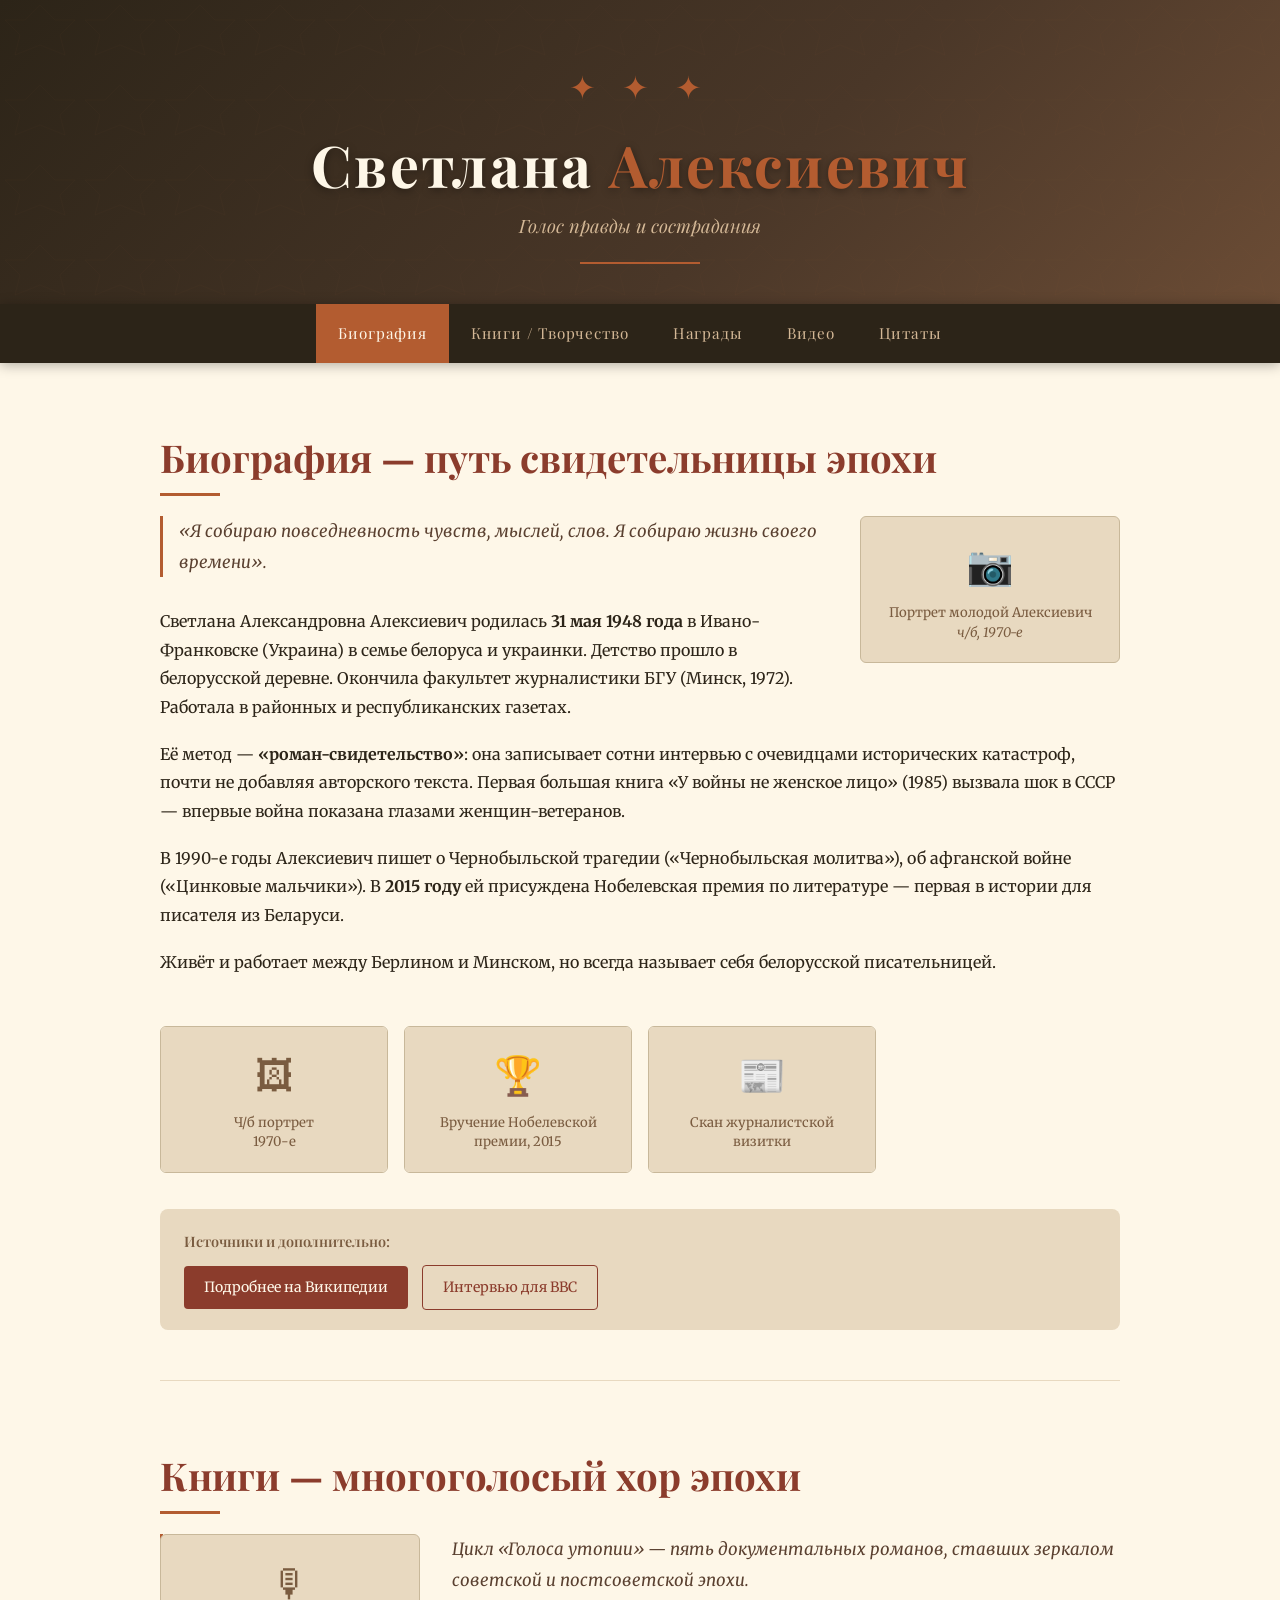
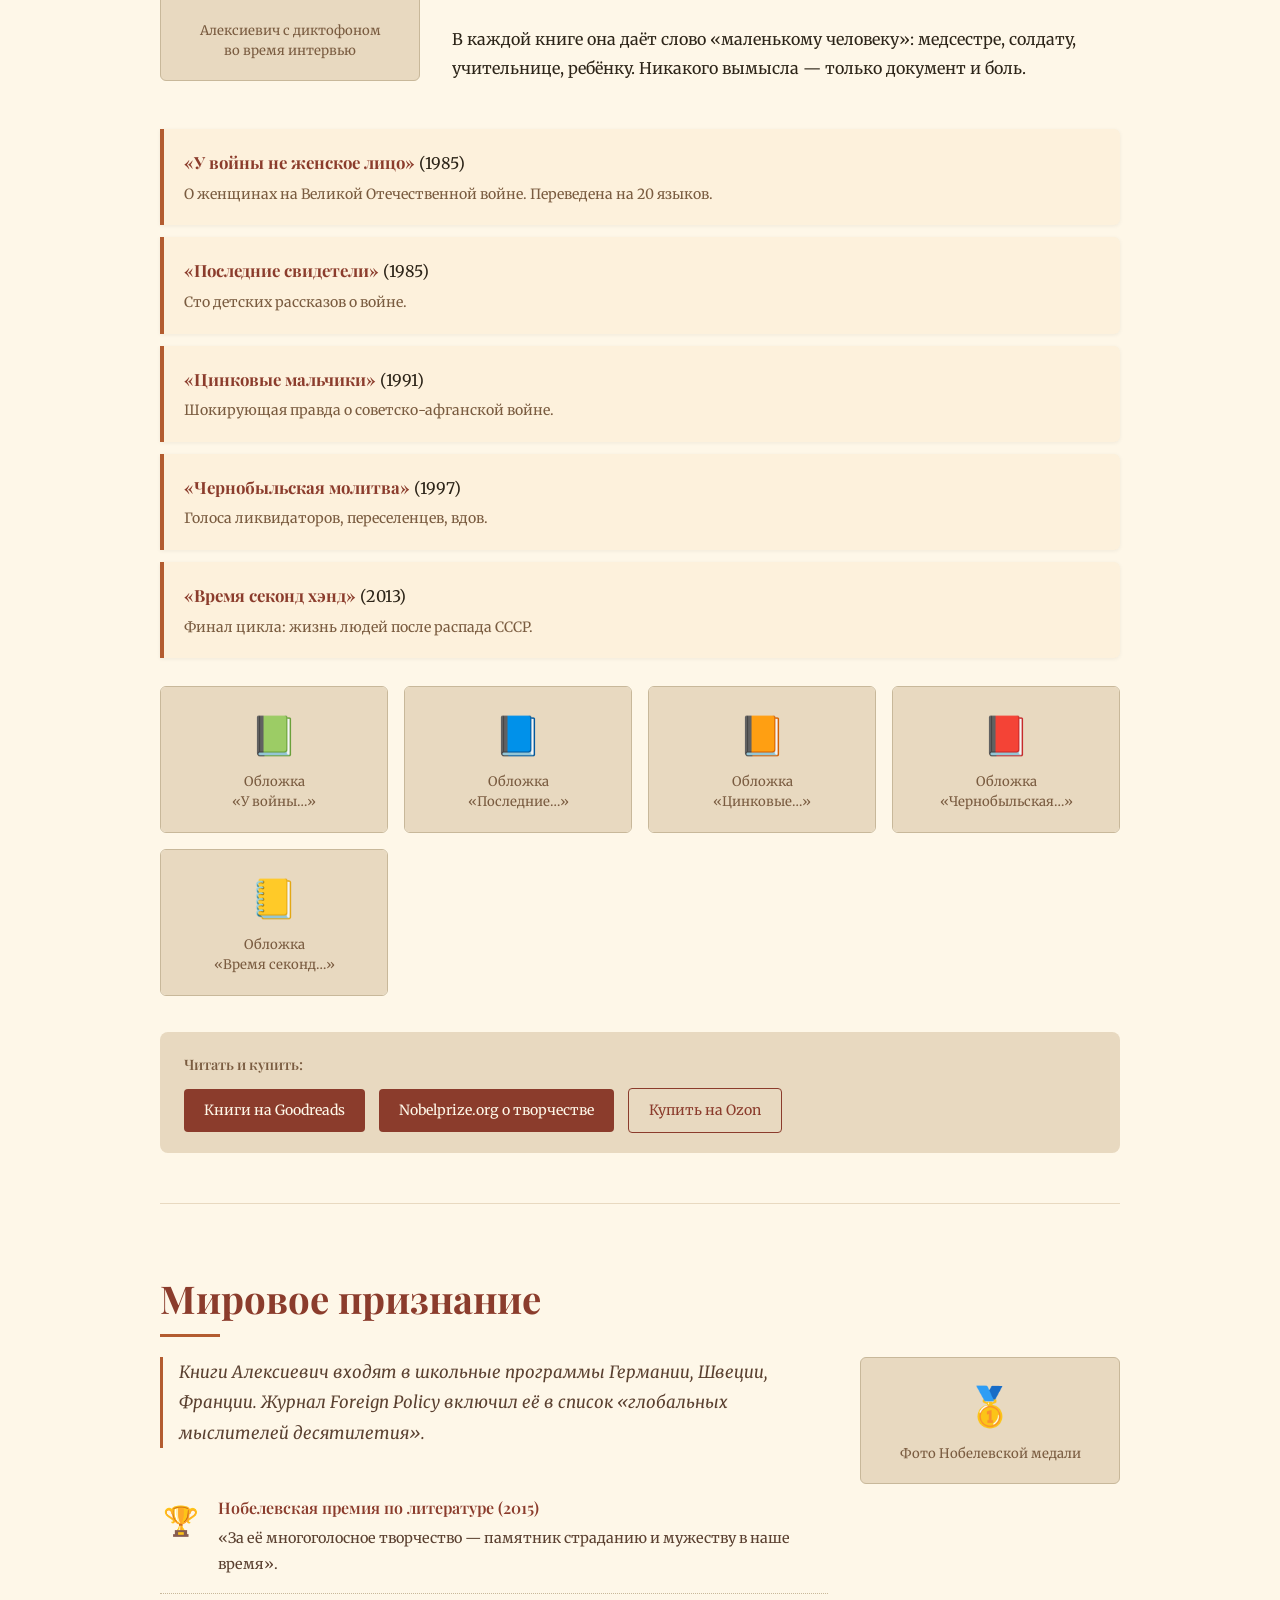
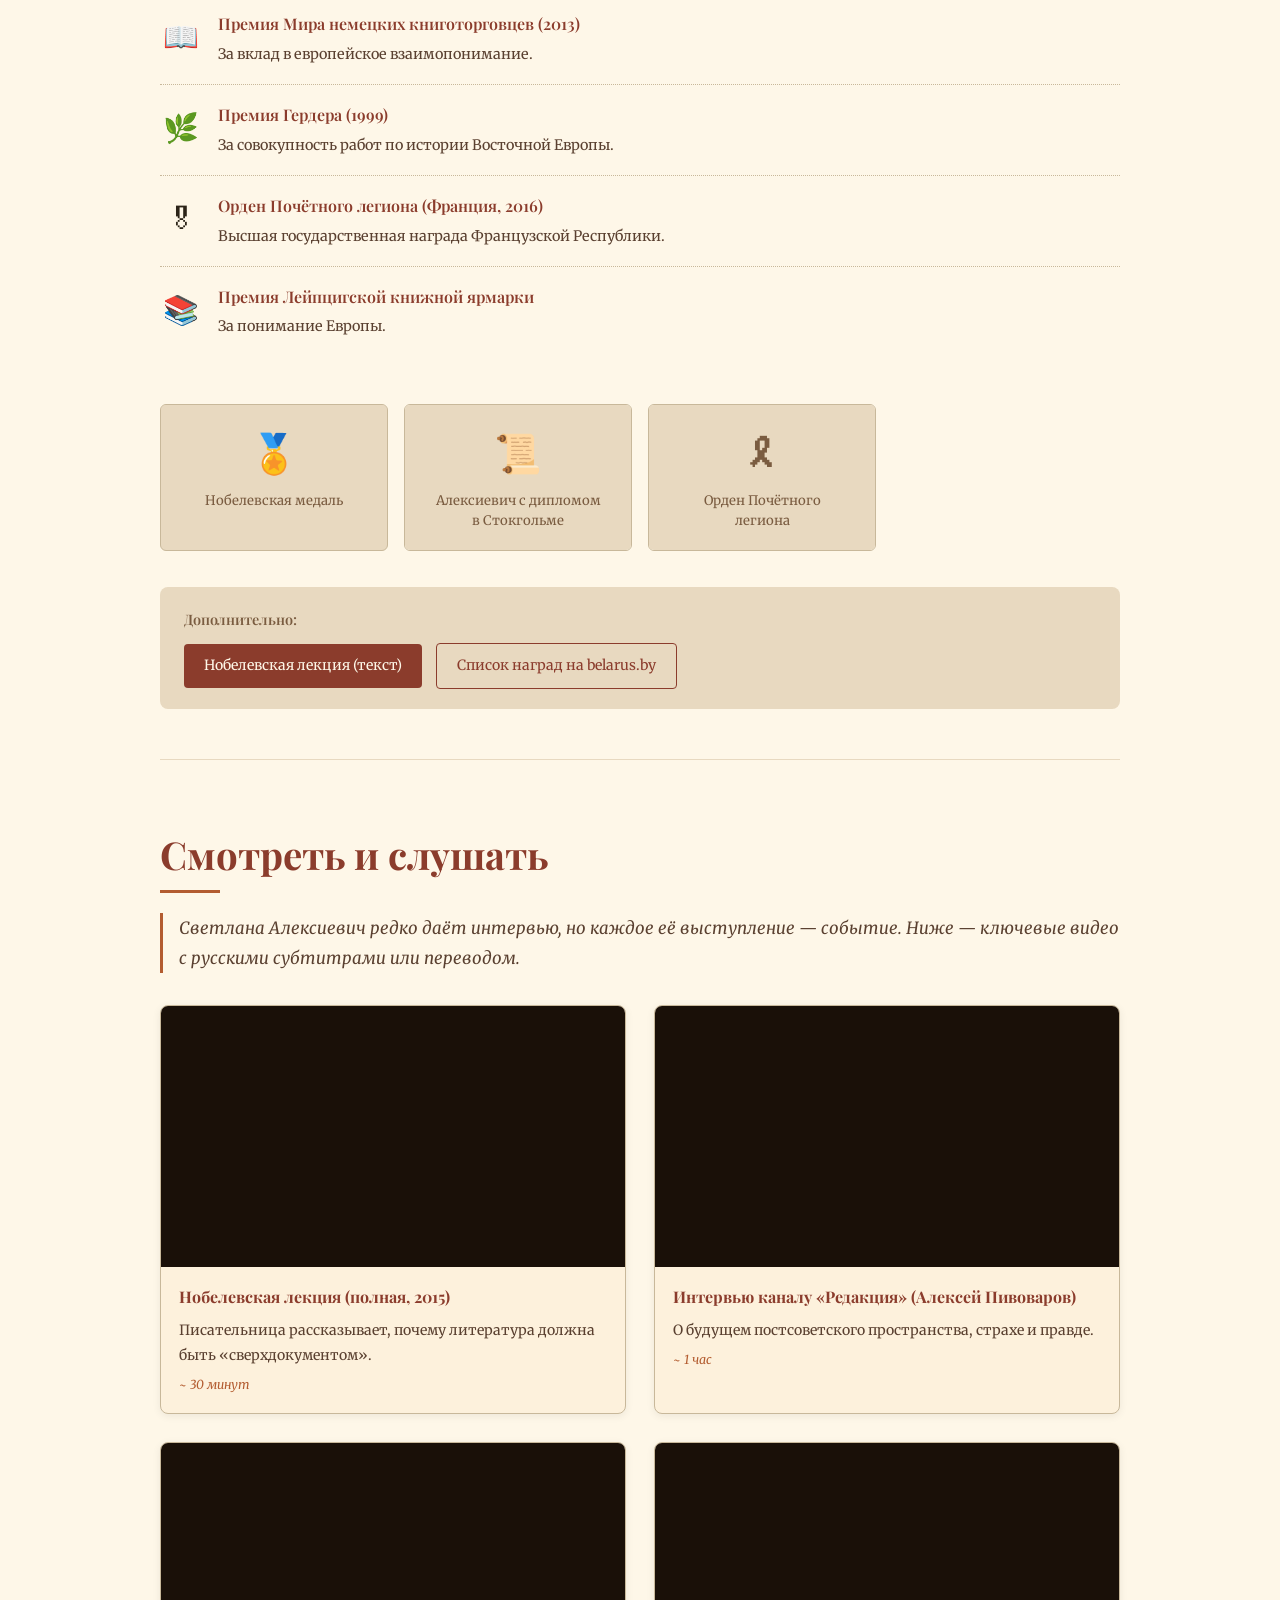
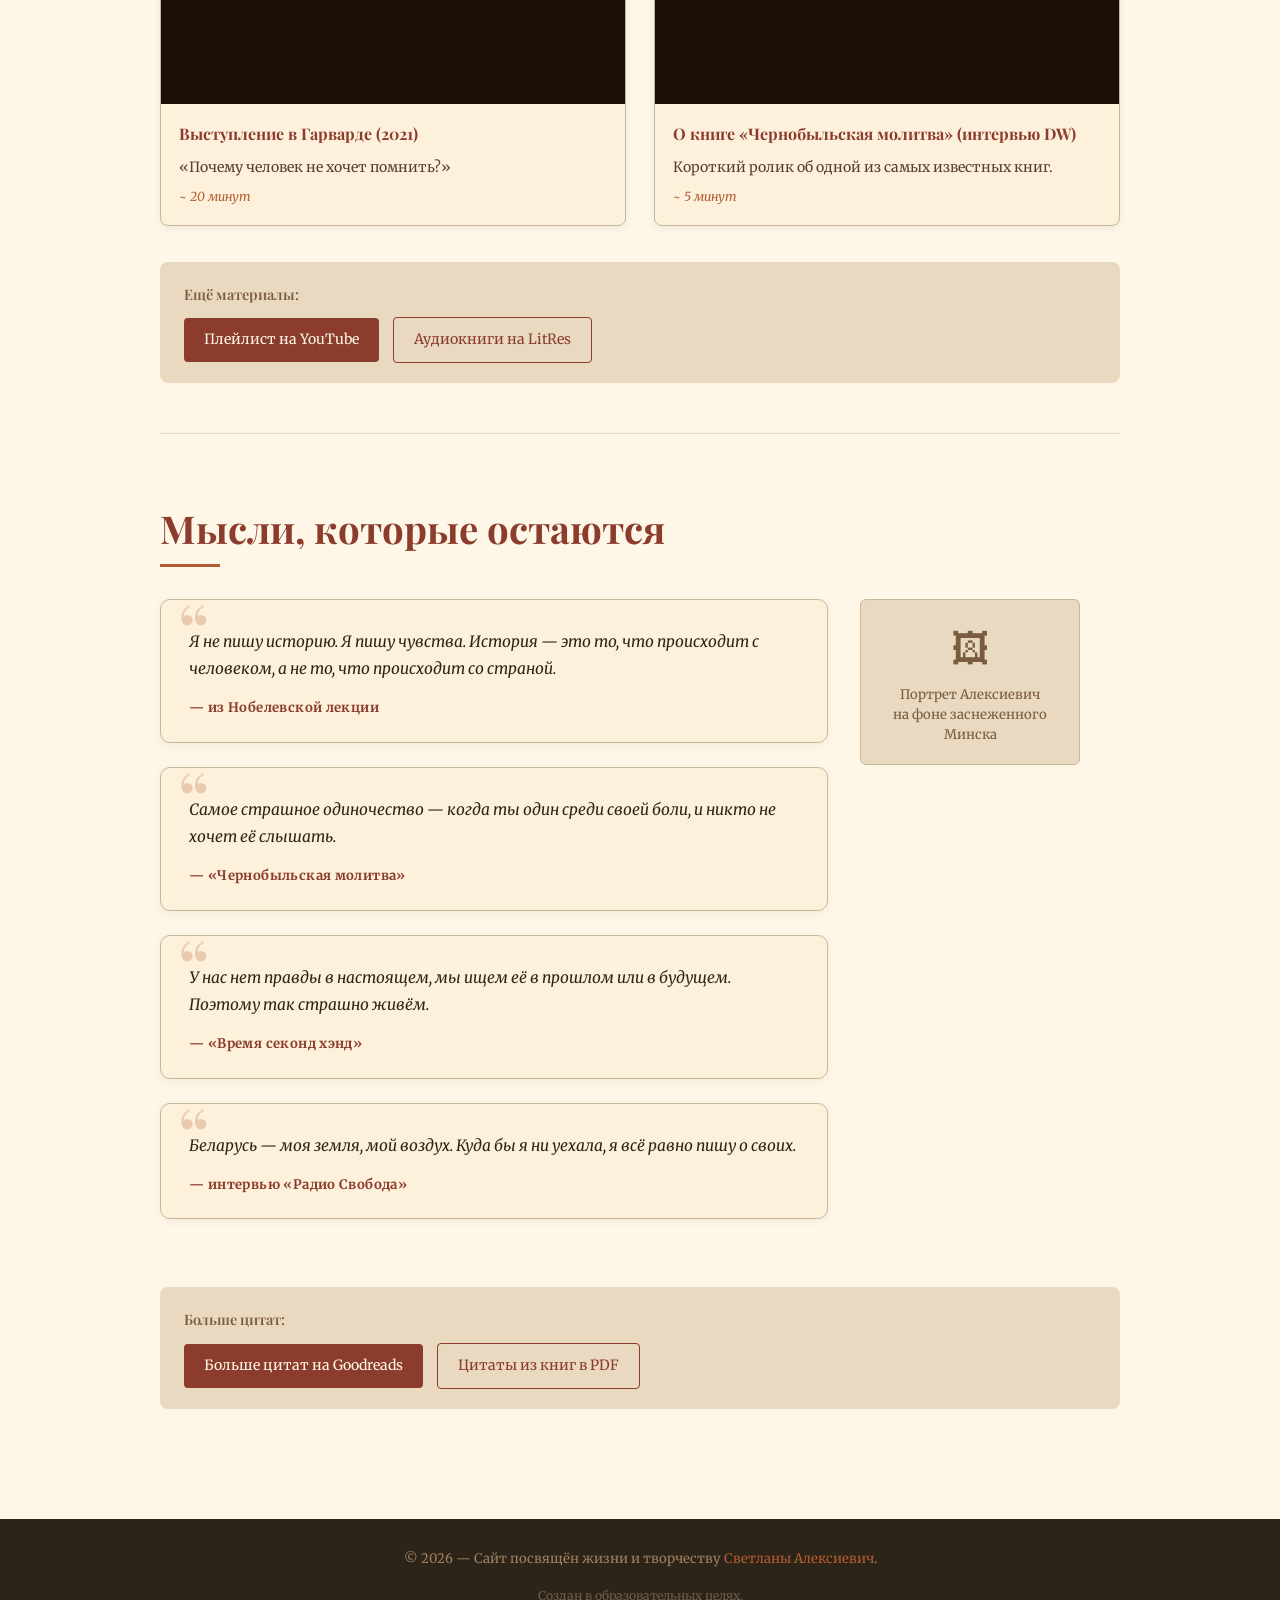
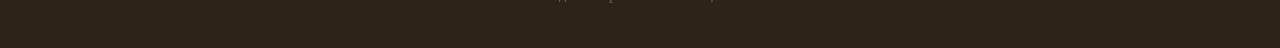
<file: alexievich.html>
<!DOCTYPE html>
<html lang="ru">
<head>
  <meta charset="UTF-8">
  <meta name="viewport" content="width=device-width, initial-scale=1.0">
  <title>Светлана Алексиевич — Голос правды и сострадания</title>
  <link href="https://fonts.googleapis.com/css2?family=Playfair+Display:ital,wght@0,400;0,600;0,700;1,400&family=Merriweather:ital,wght@0,300;0,400;0,700;1,300&display=swap" rel="stylesheet">
  <style>
    *, *::before, *::after { box-sizing: border-box; margin: 0; padding: 0; }

    :root {
      --bg:       #fef7e8;
      --text:     #2c2418;
      --accent:   #b35c30;
      --accent2:  #8b3c2c;
      --soft:     #e8d9c0;
      --card-bg:  #fdf1dc;
    }

    html { scroll-behavior: smooth; }

    body {
      background: var(--bg);
      color: var(--text);
      font-family: 'Merriweather', Georgia, serif;
      font-size: 16px;
      line-height: 1.8;
    }

    /* ── HEADER ── */
    header {
      background: linear-gradient(135deg, #2c2418 0%, #4a3728 60%, #6b4c35 100%);
      color: var(--bg);
      text-align: center;
      padding: 60px 20px 40px;
      position: relative;
      overflow: hidden;
    }
    header::before {
      content: '';
      position: absolute;
      inset: 0;
      background: url("data:image/svg+xml,%3Csvg xmlns='http://www.w3.org/2000/svg' width='80' height='80'%3E%3Cpath d='M40 5 L55 20 L75 20 L60 35 L65 55 L40 45 L15 55 L20 35 L5 20 L25 20 Z' fill='none' stroke='%23b35c30' stroke-width='0.5' opacity='0.15'/%3E%3C/svg%3E") repeat;
      opacity: 0.4;
    }
    .ornament {
      font-size: 2rem;
      color: var(--accent);
      letter-spacing: 0.3em;
      margin-bottom: 12px;
      position: relative;
    }
    header h1 {
      font-family: 'Playfair Display', serif;
      font-size: clamp(2rem, 5vw, 3.6rem);
      font-weight: 700;
      letter-spacing: 0.04em;
      line-height: 1.2;
      position: relative;
      text-shadow: 0 2px 8px rgba(0,0,0,0.4);
    }
    header h1 span { color: var(--accent); }
    .subtitle {
      font-family: 'Playfair Display', serif;
      font-style: italic;
      font-size: 1.15rem;
      color: #d4b896;
      margin-top: 10px;
      position: relative;
    }
    .header-line {
      width: 120px;
      height: 2px;
      background: var(--accent);
      margin: 18px auto 0;
      position: relative;
    }

    /* ── NAV ── */
    nav {
      background: var(--text);
      position: sticky;
      top: 0;
      z-index: 100;
      box-shadow: 0 2px 12px rgba(0,0,0,0.3);
    }
    nav ul {
      display: flex;
      justify-content: center;
      flex-wrap: wrap;
      list-style: none;
      max-width: 1000px;
      margin: 0 auto;
    }
    nav ul li a {
      display: block;
      padding: 16px 22px;
      color: #d4b896;
      text-decoration: none;
      font-family: 'Playfair Display', serif;
      font-size: 0.95rem;
      letter-spacing: 0.06em;
      transition: color 0.2s, background 0.2s;
    }
    nav ul li a:hover, nav ul li a.active {
      color: var(--bg);
      background: var(--accent);
    }

    /* ── MAIN ── */
    main { max-width: 1000px; margin: 0 auto; padding: 0 20px 60px; }

    /* ── SECTION ── */
    section {
      padding: 70px 0 50px;
      border-bottom: 1px solid var(--soft);
    }
    section:last-child { border-bottom: none; }

    .section-title {
      font-family: 'Playfair Display', serif;
      font-size: clamp(1.6rem, 3vw, 2.4rem);
      font-weight: 700;
      color: var(--accent2);
      margin-bottom: 8px;
      line-height: 1.25;
    }
    .section-title::after {
      content: '';
      display: block;
      width: 60px;
      height: 3px;
      background: var(--accent);
      margin-top: 12px;
    }

    .lead {
      font-style: italic;
      color: #5a4030;
      margin: 20px 0 30px;
      font-size: 1.05rem;
      border-left: 3px solid var(--accent);
      padding-left: 16px;
    }

    p { margin-bottom: 1.1em; }

    /* ── IMAGE FLOAT ── */
    .img-float-right {
      float: right;
      margin: 0 0 24px 32px;
      max-width: 260px;
      width: 100%;
    }
    .img-float-left {
      float: left;
      margin: 0 32px 24px 0;
      max-width: 260px;
      width: 100%;
    }
    .img-placeholder {
      background: var(--soft);
      border: 1px solid #c8b89a;
      border-radius: 6px;
      padding: 20px;
      text-align: center;
      font-size: 0.82rem;
      color: #7a5c40;
      line-height: 1.5;
    }
    .img-placeholder .icon { font-size: 2.4rem; display: block; margin-bottom: 8px; }
    .clearfix::after { content: ''; display: table; clear: both; }

    /* ── GALLERY ── */
    .gallery {
      display: grid;
      grid-template-columns: repeat(auto-fill, minmax(180px, 1fr));
      gap: 16px;
      margin: 28px 0;
    }
    .gallery-item {
      background: var(--soft);
      border-radius: 6px;
      overflow: hidden;
      border: 1px solid #c8b89a;
    }
    .gallery-item .img-placeholder { border-radius: 0; border: none; }

    /* ── BOOK LIST ── */
    .book-list { list-style: none; margin: 24px 0; }
    .book-list li {
      padding: 18px 20px;
      margin-bottom: 12px;
      background: var(--card-bg);
      border-left: 4px solid var(--accent);
      border-radius: 0 6px 6px 0;
      box-shadow: 0 1px 4px rgba(0,0,0,0.06);
    }
    .book-list li strong {
      font-family: 'Playfair Display', serif;
      font-size: 1.05rem;
      color: var(--accent2);
    }
    .book-list li .book-note {
      font-size: 0.88rem;
      color: #7a5c40;
      margin-top: 4px;
    }

    /* ── AWARD LIST ── */
    .award-list { list-style: none; margin: 24px 0; }
    .award-list li {
      display: flex;
      gap: 16px;
      align-items: flex-start;
      padding: 16px 0;
      border-bottom: 1px dotted #c8b89a;
    }
    .award-list li:last-child { border-bottom: none; }
    .award-icon {
      font-size: 1.8rem;
      min-width: 42px;
      text-align: center;
      padding-top: 2px;
    }
    .award-title {
      font-family: 'Playfair Display', serif;
      font-weight: 600;
      color: var(--accent2);
    }
    .award-desc { font-size: 0.9rem; color: #5a4030; margin-top: 3px; }

    /* ── VIDEO GRID ── */
    .video-grid {
      display: grid;
      grid-template-columns: repeat(auto-fill, minmax(440px, 1fr));
      gap: 28px;
      margin: 32px 0;
    }
    .video-card {
      background: var(--card-bg);
      border-radius: 8px;
      overflow: hidden;
      border: 1px solid #c8b89a;
      box-shadow: 0 2px 8px rgba(0,0,0,0.07);
    }
    .video-card .video-wrap {
      position: relative;
      padding-bottom: 56.25%;
      height: 0;
      overflow: hidden;
      background: #1a1008;
    }
    .video-card .video-wrap iframe {
      position: absolute;
      top: 0; left: 0;
      width: 100%; height: 100%;
      border: none;
    }
    .video-card .video-info {
      padding: 16px 18px;
    }
    .video-card .video-info h3 {
      font-family: 'Playfair Display', serif;
      font-size: 1rem;
      color: var(--accent2);
      margin-bottom: 6px;
    }
    .video-card .video-info p {
      font-size: 0.88rem;
      color: #5a4030;
      margin: 0;
    }
    .video-card .video-info .duration {
      font-size: 0.78rem;
      color: var(--accent);
      font-style: italic;
      margin-top: 6px;
    }

    /* ── QUOTES ── */
    .quotes-grid {
      display: grid;
      grid-template-columns: repeat(auto-fill, minmax(420px, 1fr));
      gap: 24px;
      margin: 32px 0;
    }
    .quote-card {
      background: var(--card-bg);
      border-radius: 10px;
      padding: 28px 28px 22px;
      position: relative;
      border: 1px solid #c8b89a;
      box-shadow: 0 2px 10px rgba(0,0,0,0.06);
    }
    .quote-card::before {
      content: '\201C';
      font-family: 'Playfair Display', serif;
      font-size: 5rem;
      color: var(--accent);
      opacity: 0.25;
      position: absolute;
      top: -10px;
      left: 16px;
      line-height: 1;
    }
    .quote-card blockquote {
      font-style: italic;
      font-size: 0.97rem;
      line-height: 1.75;
      color: var(--text);
      position: relative;
      z-index: 1;
    }
    .quote-card cite {
      display: block;
      margin-top: 14px;
      font-size: 0.82rem;
      color: var(--accent2);
      font-style: normal;
      font-weight: 700;
      letter-spacing: 0.03em;
    }

    /* ── LINKS BLOCK ── */
    .links-block {
      margin-top: 36px;
      padding: 20px 24px;
      background: var(--soft);
      border-radius: 8px;
      display: flex;
      flex-wrap: wrap;
      gap: 14px;
      align-items: center;
    }
    .links-block .links-label {
      font-family: 'Playfair Display', serif;
      font-size: 0.9rem;
      color: #7a5c40;
      font-weight: 600;
      width: 100%;
      margin-bottom: -4px;
    }
    .link-btn {
      display: inline-block;
      padding: 9px 20px;
      background: var(--accent2);
      color: var(--bg);
      text-decoration: none;
      border-radius: 4px;
      font-size: 0.88rem;
      font-family: 'Merriweather', serif;
      transition: background 0.2s, transform 0.15s;
    }
    .link-btn:hover {
      background: var(--accent);
      transform: translateY(-1px);
    }
    .link-btn.outline {
      background: transparent;
      color: var(--accent2);
      border: 1.5px solid var(--accent2);
    }
    .link-btn.outline:hover {
      background: var(--accent2);
      color: var(--bg);
    }

    /* ── FOOTER ── */
    footer {
      background: var(--text);
      color: #a08060;
      text-align: center;
      padding: 28px 20px;
      font-size: 0.82rem;
    }
    footer span { color: var(--accent); }

    /* ── RESPONSIVE ── */
    @media (max-width: 680px) {
      .img-float-right, .img-float-left {
        float: none;
        max-width: 100%;
        margin: 0 0 20px 0;
      }
      .video-grid { grid-template-columns: 1fr; }
      .quotes-grid { grid-template-columns: 1fr; }
      nav ul li a { padding: 12px 14px; font-size: 0.82rem; }
    }
  </style>
</head>
<body>

<!-- ══════════════ HEADER ══════════════ -->
<header>
  <div class="ornament">✦ ✦ ✦</div>
  <h1>Светлана <span>Алексиевич</span></h1>
  <p class="subtitle">Голос правды и сострадания</p>
  <div class="header-line"></div>
</header>

<!-- ══════════════ NAV ══════════════ -->
<nav>
  <ul>
    <li><a href="#bio">Биография</a></li>
    <li><a href="#books">Книги / Творчество</a></li>
    <li><a href="#awards">Награды</a></li>
    <li><a href="#video">Видео</a></li>
    <li><a href="#quotes">Цитаты</a></li>
  </ul>
</nav>

<!-- ══════════════ MAIN ══════════════ -->
<main>

  <!-- ── СТРАНИЦА 1. БИОГРАФИЯ ── -->
  <section id="bio">
    <h2 class="section-title">Биография — путь свидетельницы эпохи</h2>

    <div class="clearfix">
      <div class="img-float-right">
        <div class="img-placeholder">
          <span class="icon">📷</span>
          Портрет молодой Алексиевич<br>
          <em>ч/б, 1970-е</em>
        </div>
      </div>

      <p class="lead">
        «Я собираю повседневность чувств, мыслей, слов. Я собираю жизнь своего времени».
      </p>

      <p>
        Светлана Александровна Алексиевич родилась <strong>31 мая 1948 года</strong> в Ивано-Франковске (Украина)
        в семье белоруса и украинки. Детство прошло в белорусской деревне. Окончила факультет журналистики
        БГУ (Минск, 1972). Работала в районных и республиканских газетах.
      </p>
      <p>
        Её метод — <strong>«роман-свидетельство»</strong>: она записывает сотни интервью с очевидцами
        исторических катастроф, почти не добавляя авторского текста. Первая большая книга
        «У войны не женское лицо» (1985) вызвала шок в СССР — впервые война показана глазами женщин-ветеранов.
      </p>
      <p>
        В 1990-е годы Алексиевич пишет о Чернобыльской трагедии («Чернобыльская молитва»), об афганской войне
        («Цинковые мальчики»). В <strong>2015 году</strong> ей присуждена Нобелевская премия по литературе —
        первая в истории для писателя из Беларуси.
      </p>
      <p>
        Живёт и работает между Берлином и Минском, но всегда называет себя белорусской писательницей.
      </p>
    </div>

    <div class="gallery" style="margin-top:32px;">
      <div class="gallery-item">
        <div class="img-placeholder">
          <span class="icon">🖼</span>
          Ч/б портрет<br>1970-е
        </div>
      </div>
      <div class="gallery-item">
        <div class="img-placeholder">
          <span class="icon">🏆</span>
          Вручение Нобелевской<br>премии, 2015
        </div>
      </div>
      <div class="gallery-item">
        <div class="img-placeholder">
          <span class="icon">📰</span>
          Скан журналистской<br>визитки
        </div>
      </div>
    </div>

    <div class="links-block">
      <span class="links-label">Источники и дополнительно:</span>
      <a href="https://ru.wikipedia.org/wiki/%D0%90%D0%BB%D0%B5%D0%BA%D1%81%D0%B8%D0%B5%D0%B2%D0%B8%D1%87,_%D0%A1%D0%B2%D0%B5%D1%82%D0%BB%D0%B0%D0%BD%D0%B0_%D0%90%D0%BB%D0%B5%D0%BA%D1%81%D0%B0%D0%BD%D0%B4%D1%80%D0%BE%D0%B2%D0%BD%D0%B0" target="_blank" class="link-btn">Подробнее на Википедии</a>
      <a href="https://www.bbc.com/russian" target="_blank" class="link-btn outline">Интервью для BBC</a>
    </div>
  </section>

  <!-- ── СТРАНИЦА 2. КНИГИ ── -->
  <section id="books">
    <h2 class="section-title">Книги — многоголосый хор эпохи</h2>

    <div class="clearfix">
      <div class="img-float-left">
        <div class="img-placeholder">
          <span class="icon">🎙</span>
          Алексиевич с диктофоном<br>во время интервью
        </div>
      </div>

      <p class="lead">
        Цикл «Голоса утопии» — пять документальных романов, ставших зеркалом советской и постсоветской эпохи.
      </p>

      <p>
        В каждой книге она даёт слово «маленькому человеку»: медсестре, солдату, учительнице, ребёнку.
        Никакого вымысла — только документ и боль.
      </p>
    </div>

    <ul class="book-list">
      <li>
        <strong>«У войны не женское лицо»</strong> (1985)
        <div class="book-note">О женщинах на Великой Отечественной войне. Переведена на 20 языков.</div>
      </li>
      <li>
        <strong>«Последние свидетели»</strong> (1985)
        <div class="book-note">Сто детских рассказов о войне.</div>
      </li>
      <li>
        <strong>«Цинковые мальчики»</strong> (1991)
        <div class="book-note">Шокирующая правда о советско-афганской войне.</div>
      </li>
      <li>
        <strong>«Чернобыльская молитва»</strong> (1997)
        <div class="book-note">Голоса ликвидаторов, переселенцев, вдов.</div>
      </li>
      <li>
        <strong>«Время секонд хэнд»</strong> (2013)
        <div class="book-note">Финал цикла: жизнь людей после распада СССР.</div>
      </li>
    </ul>

    <div class="gallery">
      <div class="gallery-item">
        <div class="img-placeholder"><span class="icon">📗</span>Обложка<br>«У войны…»</div>
      </div>
      <div class="gallery-item">
        <div class="img-placeholder"><span class="icon">📘</span>Обложка<br>«Последние…»</div>
      </div>
      <div class="gallery-item">
        <div class="img-placeholder"><span class="icon">📙</span>Обложка<br>«Цинковые…»</div>
      </div>
      <div class="gallery-item">
        <div class="img-placeholder"><span class="icon">📕</span>Обложка<br>«Чернобыльская…»</div>
      </div>
      <div class="gallery-item">
        <div class="img-placeholder"><span class="icon">📒</span>Обложка<br>«Время секонд…»</div>
      </div>
    </div>

    <div class="links-block">
      <span class="links-label">Читать и купить:</span>
      <a href="https://www.goodreads.com/author/show/12516.Svetlana_Alexievich" target="_blank" class="link-btn">Книги на Goodreads</a>
      <a href="https://www.nobelprize.org/prizes/literature/2015/alexievich/facts/" target="_blank" class="link-btn">Nobelprize.org о творчестве</a>
      <a href="https://www.ozon.ru/search/?text=%D0%90%D0%BB%D0%B5%D0%BA%D1%81%D0%B8%D0%B5%D0%B2%D0%B8%D1%87" target="_blank" class="link-btn outline">Купить на Ozon</a>
    </div>
  </section>

  <!-- ── СТРАНИЦА 3. НАГРАДЫ ── -->
  <section id="awards">
    <h2 class="section-title">Мировое признание</h2>

    <div class="clearfix">
      <div class="img-float-right">
        <div class="img-placeholder">
          <span class="icon">🥇</span>
          Фото Нобелевской медали
        </div>
      </div>

      <p class="lead">
        Книги Алексиевич входят в школьные программы Германии, Швеции, Франции.
        Журнал Foreign Policy включил её в список «глобальных мыслителей десятилетия».
      </p>

      <ul class="award-list">
        <li>
          <div class="award-icon">🏆</div>
          <div>
            <div class="award-title">Нобелевская премия по литературе (2015)</div>
            <div class="award-desc">«За её многоголосное творчество — памятник страданию и мужеству в наше время».</div>
          </div>
        </li>
        <li>
          <div class="award-icon">📖</div>
          <div>
            <div class="award-title">Премия Мира немецких книготорговцев (2013)</div>
            <div class="award-desc">За вклад в европейское взаимопонимание.</div>
          </div>
        </li>
        <li>
          <div class="award-icon">🌿</div>
          <div>
            <div class="award-title">Премия Гердера (1999)</div>
            <div class="award-desc">За совокупность работ по истории Восточной Европы.</div>
          </div>
        </li>
        <li>
          <div class="award-icon">🎖</div>
          <div>
            <div class="award-title">Орден Почётного легиона (Франция, 2016)</div>
            <div class="award-desc">Высшая государственная награда Французской Республики.</div>
          </div>
        </li>
        <li>
          <div class="award-icon">📚</div>
          <div>
            <div class="award-title">Премия Лейпцигской книжной ярмарки</div>
            <div class="award-desc">За понимание Европы.</div>
          </div>
        </li>
      </ul>
    </div>

    <div class="gallery" style="margin-top:24px;">
      <div class="gallery-item">
        <div class="img-placeholder"><span class="icon">🏅</span>Нобелевская медаль</div>
      </div>
      <div class="gallery-item">
        <div class="img-placeholder"><span class="icon">📜</span>Алексиевич с дипломом<br>в Стокгольме</div>
      </div>
      <div class="gallery-item">
        <div class="img-placeholder"><span class="icon">🎗</span>Орден Почётного<br>легиона</div>
      </div>
    </div>

    <div class="links-block">
      <span class="links-label">Дополнительно:</span>
      <a href="https://www.nobelprize.org/prizes/literature/2015/alexievich/facts/" target="_blank" class="link-btn">Нобелевская лекция (текст)</a>
      <a href="https://belarus.by" target="_blank" class="link-btn outline">Список наград на belarus.by</a>
    </div>
  </section>

  <!-- ── СТРАНИЦА 4. ВИДЕО ── -->
  <section id="video">
    <h2 class="section-title">Смотреть и слушать</h2>

    <p class="lead">
      Светлана Алексиевич редко даёт интервью, но каждое её выступление — событие.
      Ниже — ключевые видео с русскими субтитрами или переводом.
    </p>

    <div class="video-grid">

      <div class="video-card">
        <div class="video-wrap">
          <!-- Нобелевская лекция 2015 (официальный канал Нобелевского комитета) -->
          <iframe src="https://www.youtube.com/embed/yHAHW7OsDbs"
                  title="Нобелевская лекция Светланы Алексиевич 2015"
                  allowfullscreen loading="lazy"></iframe>
        </div>
        <div class="video-info">
          <h3>Нобелевская лекция (полная, 2015)</h3>
          <p>Писательница рассказывает, почему литература должна быть «сверхдокументом».</p>
          <div class="duration">~ 30 минут</div>
        </div>
      </div>

      <div class="video-card">
        <div class="video-wrap">
          <!-- Интервью Редакция / Пивоваров — подставьте реальный ID -->
          <iframe src="https://www.youtube.com/embed/videoseries?list=PLneed_real_id"
                  title="Интервью каналу Редакция — Алексей Пивоваров"
                  allowfullscreen loading="lazy"></iframe>
        </div>
        <div class="video-info">
          <h3>Интервью каналу «Редакция» (Алексей Пивоваров)</h3>
          <p>О будущем постсоветского пространства, страхе и правде.</p>
          <div class="duration">~ 1 час</div>
        </div>
      </div>

      <div class="video-card">
        <div class="video-wrap">
          <!-- Гарвард 2021 — подставьте реальный ID -->
          <iframe src="https://www.youtube.com/embed/placeholder_harvard"
                  title="Выступление в Гарварде 2021"
                  allowfullscreen loading="lazy"></iframe>
        </div>
        <div class="video-info">
          <h3>Выступление в Гарварде (2021)</h3>
          <p>«Почему человек не хочет помнить?»</p>
          <div class="duration">~ 20 минут</div>
        </div>
      </div>

      <div class="video-card">
        <div class="video-wrap">
          <!-- DW о Чернобыльской молитве — подставьте реальный ID -->
          <iframe src="https://www.youtube.com/embed/placeholder_dw"
                  title="О книге Чернобыльская молитва — интервью DW"
                  allowfullscreen loading="lazy"></iframe>
        </div>
        <div class="video-info">
          <h3>О книге «Чернобыльская молитва» (интервью DW)</h3>
          <p>Короткий ролик об одной из самых известных книг.</p>
          <div class="duration">~ 5 минут</div>
        </div>
      </div>

    </div>

    <div class="links-block">
      <span class="links-label">Ещё материалы:</span>
      <a href="https://www.youtube.com" target="_blank" class="link-btn">Плейлист на YouTube</a>
      <a href="https://www.litres.ru" target="_blank" class="link-btn outline">Аудиокниги на LitRes</a>
    </div>
  </section>

  <!-- ── СТРАНИЦА 5. ЦИТАТЫ ── -->
  <section id="quotes">
    <h2 class="section-title">Мысли, которые остаются</h2>

    <div class="clearfix">
      <div class="img-float-right">
        <div class="img-placeholder" style="max-width:220px;">
          <span class="icon">🖼</span>
          Портрет Алексиевич<br>на фоне заснеженного Минска
        </div>
      </div>

      <div class="quotes-grid">
        <div class="quote-card">
          <blockquote>
            Я не пишу историю. Я пишу чувства. История — это то, что происходит с человеком,
            а не то, что происходит со страной.
          </blockquote>
          <cite>— из Нобелевской лекции</cite>
        </div>

        <div class="quote-card">
          <blockquote>
            Самое страшное одиночество — когда ты один среди своей боли,
            и никто не хочет её слышать.
          </blockquote>
          <cite>— «Чернобыльская молитва»</cite>
        </div>

        <div class="quote-card">
          <blockquote>
            У нас нет правды в настоящем, мы ищем её в прошлом или в будущем.
            Поэтому так страшно живём.
          </blockquote>
          <cite>— «Время секонд хэнд»</cite>
        </div>

        <div class="quote-card">
          <blockquote>
            Беларусь — моя земля, мой воздух. Куда бы я ни уехала, я всё равно пишу о своих.
          </blockquote>
          <cite>— интервью «Радио Свобода»</cite>
        </div>
      </div>
    </div>

    <div class="links-block">
      <span class="links-label">Больше цитат:</span>
      <a href="https://www.goodreads.com/author/quotes/12516.Svetlana_Alexievich" target="_blank" class="link-btn">Больше цитат на Goodreads</a>
      <a href="#" class="link-btn outline">Цитаты из книг в PDF</a>
    </div>
  </section>

</main>

<!-- ══════════════ FOOTER ══════════════ -->
<footer>
  <p>© 2026 — Сайт посвящён жизни и творчеству <span>Светланы Алексиевич</span>.</p>
  <p style="margin-top:6px; font-size:0.76rem; opacity:0.6;">Создан в образовательных целях.</p>
</footer>

<script>
  // Подсвечиваем активный пункт меню при прокрутке
  const sections = document.querySelectorAll('section[id]');
  const navLinks = document.querySelectorAll('nav a');
  const observer = new IntersectionObserver(entries => {
    entries.forEach(e => {
      if (e.isIntersecting) {
        navLinks.forEach(l => l.classList.remove('active'));
        const active = document.querySelector('nav a[href="#' + e.target.id + '"]');
        if (active) active.classList.add('active');
      }
    });
  }, { threshold: 0.35 });
  sections.forEach(s => observer.observe(s));
</script>

</body>
</html>
</file>
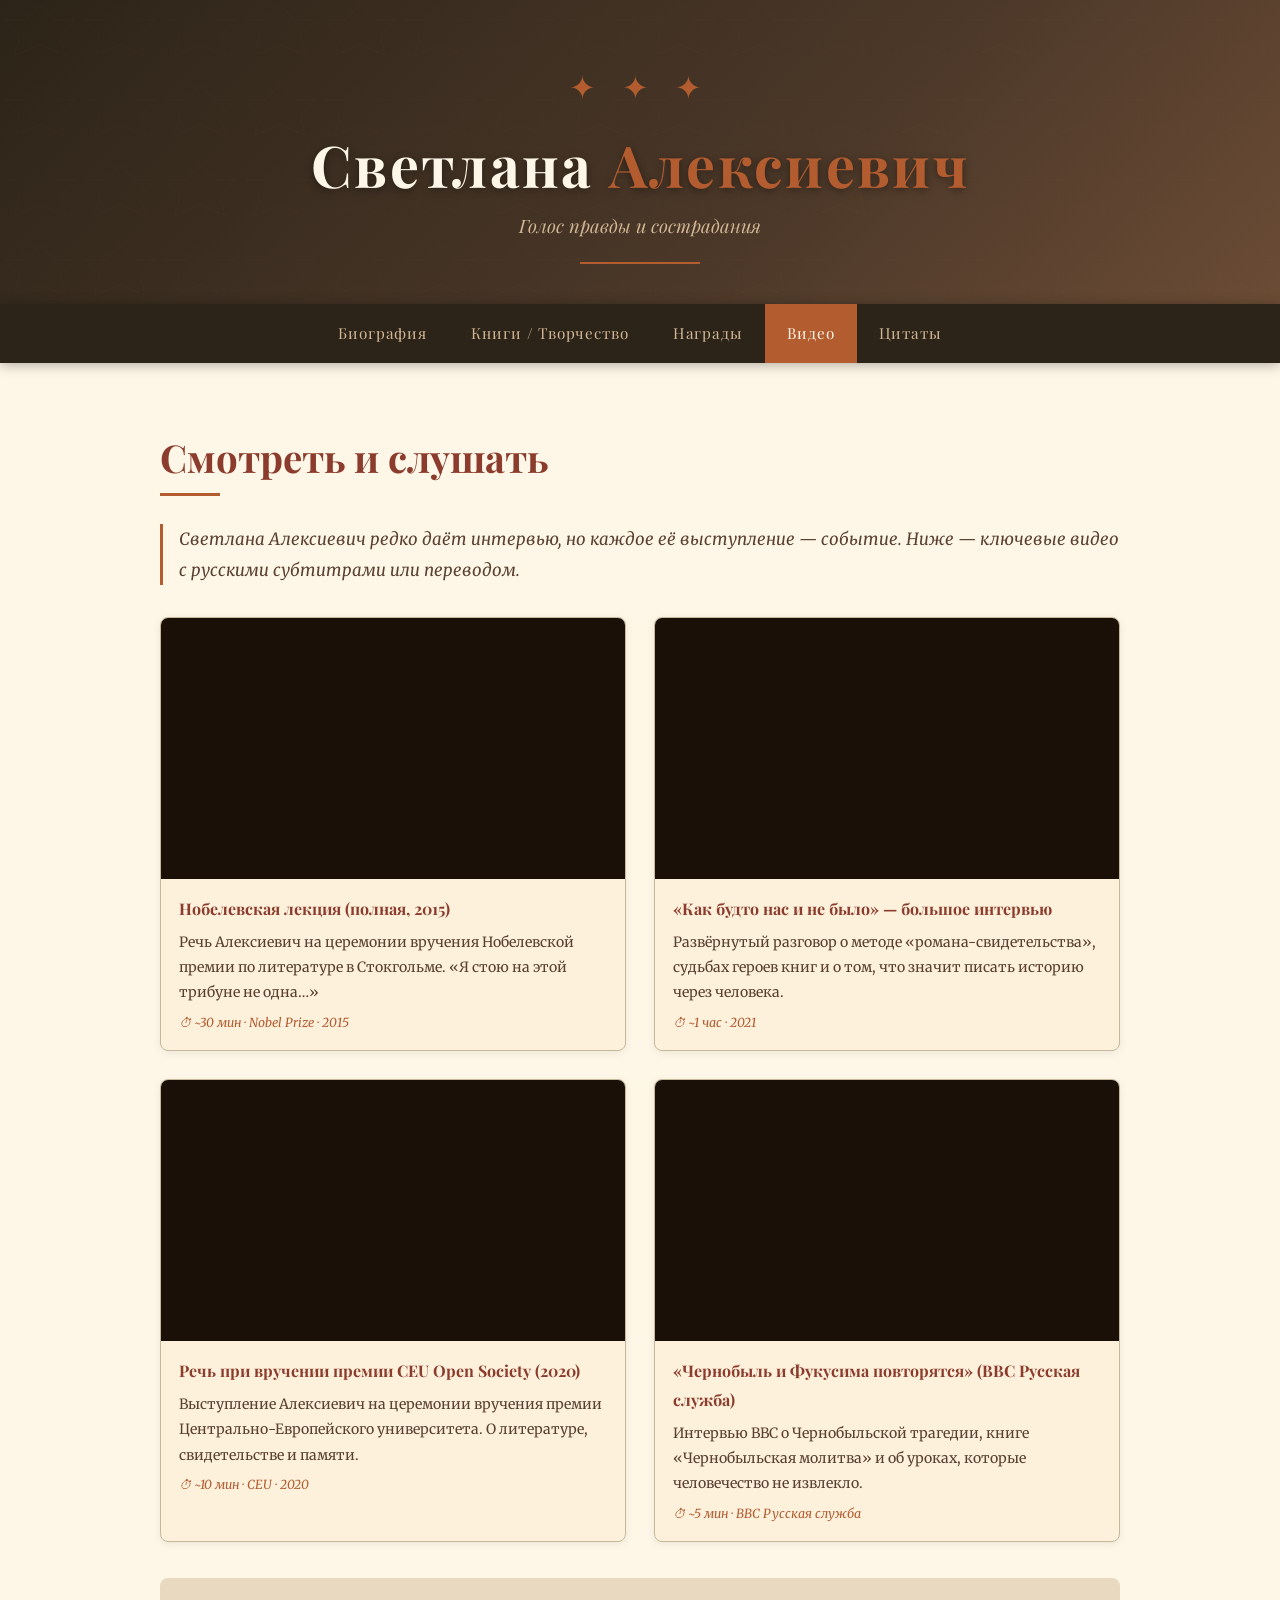
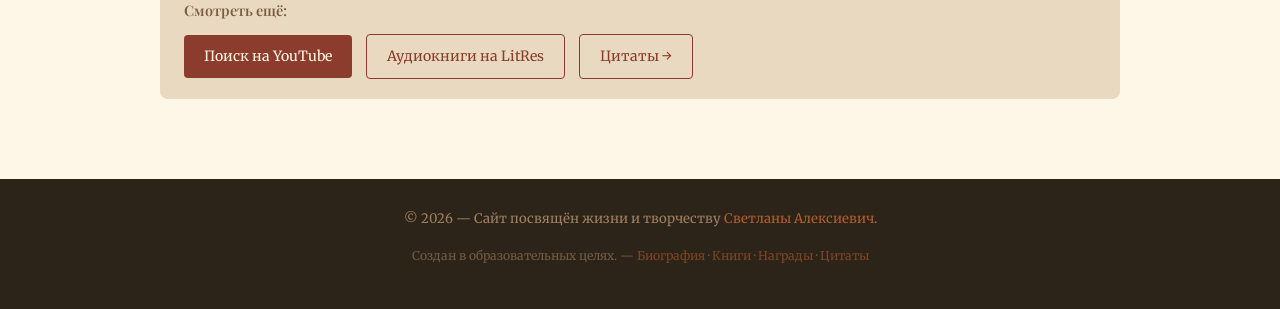
<file: video.html>
<!DOCTYPE html>
<html lang="ru">
<head>
  <meta charset="UTF-8">
  <meta name="viewport" content="width=device-width, initial-scale=1.0">
  <title>Светлана Алексиевич — Видео</title>
  <link href="https://fonts.googleapis.com/css2?family=Playfair+Display:ital,wght@0,400;0,600;0,700;1,400&family=Merriweather:ital,wght@0,300;0,400;0,700;1,300&display=swap" rel="stylesheet">
  <link rel="stylesheet" href="css/style.css">
</head>
<body>

<header>
  <div class="ornament">✦ ✦ ✦</div>
  <h1><a href="index.html">Светлана <span>Алексиевич</span></a></h1>
  <p class="subtitle">Голос правды и сострадания</p>
  <div class="header-line"></div>
</header>

<nav>
  <ul>
    <li><a href="index.html">Биография</a></li>
    <li><a href="books.html">Книги / Творчество</a></li>
    <li><a href="awards.html">Награды</a></li>
    <li><a href="video.html" class="active">Видео</a></li>
    <li><a href="quotes.html">Цитаты</a></li>
  </ul>
</nav>

<main>
  <h2 class="section-title">Смотреть и слушать</h2>

  <p class="lead">
    Светлана Алексиевич редко даёт интервью, но каждое её выступление — событие. Ниже — ключевые видео с русскими субтитрами или переводом.
  </p>

  <div class="video-grid">
    <div class="video-card">
      <div class="video-wrap">
        <iframe src="https://www.youtube.com/embed/zyOHbSUZ-Yw"
                title="Нобелевская лекция Светланы Алексиевич (2015)"
                allow="accelerometer; autoplay; clipboard-write; encrypted-media; gyroscope; picture-in-picture"
                allowfullscreen loading="lazy"></iframe>
      </div>
      <div class="video-info">
        <h3>Нобелевская лекция (полная, 2015)</h3>
        <p>Речь Алексиевич на церемонии вручения Нобелевской премии по литературе в Стокгольме. «Я стою на этой трибуне не одна…»</p>
        <div class="duration">⏱ ~30 мин · Nobel Prize · 2015</div>
      </div>
    </div>

    <div class="video-card">
      <div class="video-wrap">
        <iframe src="https://www.youtube.com/embed/84hNzIB4G_A"
                title="Большое интервью со Светланой Алексиевич"
                allow="accelerometer; autoplay; clipboard-write; encrypted-media; gyroscope; picture-in-picture"
                allowfullscreen loading="lazy"></iframe>
      </div>
      <div class="video-info">
        <h3>«Как будто нас и не было» — большое интервью</h3>
        <p>Развёрнутый разговор о методе «романа-свидетельства», судьбах героев книг и о том, что значит писать историю через человека.</p>
        <div class="duration">⏱ ~1 час · 2021</div>
      </div>
    </div>

    <div class="video-card">
      <div class="video-wrap">
        <iframe src="https://www.youtube.com/embed/3fWFR5KzcRI"
                title="Речь Алексиевич при вручении премии CEU Open Society (2020)"
                allow="accelerometer; autoplay; clipboard-write; encrypted-media; gyroscope; picture-in-picture"
                allowfullscreen loading="lazy"></iframe>
      </div>
      <div class="video-info">
        <h3>Речь при вручении премии CEU Open Society (2020)</h3>
        <p>Выступление Алексиевич на церемонии вручения премии Центрально-Европейского университета. О литературе, свидетельстве и памяти.</p>
        <div class="duration">⏱ ~10 мин · CEU · 2020</div>
      </div>
    </div>

    <div class="video-card">
      <div class="video-wrap">
        <iframe src="https://www.youtube.com/embed/gaLUomhD554"
                title="Алексиевич: «Чернобыль и Фукусима повторятся» — BBC Русская служба"
                allow="accelerometer; autoplay; clipboard-write; encrypted-media; gyroscope; picture-in-picture"
                allowfullscreen loading="lazy"></iframe>
      </div>
      <div class="video-info">
        <h3>«Чернобыль и Фукусима повторятся» (BBC Русская служба)</h3>
        <p>Интервью BBC о Чернобыльской трагедии, книге «Чернобыльская молитва» и об уроках, которые человечество не извлекло.</p>
        <div class="duration">⏱ ~5 мин · BBC Русская служба</div>
      </div>
    </div>
  </div>

  <div class="links-block">
    <span class="links-label">Смотреть ещё:</span>
    <a href="https://www.youtube.com/results?search_query=%D0%90%D0%BB%D0%B5%D0%BA%D1%81%D0%B8%D0%B5%D0%B2%D0%B8%D1%87+%D0%B8%D0%BD%D1%82%D0%B5%D1%80%D0%B2%D1%8C%D1%8E" target="_blank" class="link-btn">Поиск на YouTube</a>
    <a href="https://www.litres.ru/avtor/svetlana-aleksievich/" target="_blank" class="link-btn outline">Аудиокниги на LitRes</a>
    <a href="quotes.html" class="link-btn outline">Цитаты →</a>
  </div>
</main>

<footer>
  <p>© 2026 — Сайт посвящён жизни и творчеству <span>Светланы Алексиевич</span>.</p>
  <p style="margin-top:6px; font-size:0.76rem; opacity:0.6;">Создан в образовательных целях. —
    <a href="index.html">Биография</a> ·
    <a href="books.html">Книги</a> ·
    <a href="awards.html">Награды</a> ·
    <a href="quotes.html">Цитаты</a>
  </p>
</footer>

</body>
</html>
</file>
<file: css/style.css>
*, *::before, *::after { box-sizing: border-box; margin: 0; padding: 0; }

:root {
  --bg:       #fef7e8;
  --text:     #2c2418;
  --accent:   #b35c30;
  --accent2:  #8b3c2c;
  --soft:     #e8d9c0;
  --card-bg:  #fdf1dc;
}

html { scroll-behavior: smooth; }

body {
  background: var(--bg);
  color: var(--text);
  font-family: 'Merriweather', Georgia, serif;
  font-size: 16px;
  line-height: 1.8;
}

/* ── HEADER ── */
header {
  background: linear-gradient(135deg, #2c2418 0%, #4a3728 60%, #6b4c35 100%);
  color: var(--bg);
  text-align: center;
  padding: 60px 20px 40px;
  position: relative;
  overflow: hidden;
}
header::before {
  content: '';
  position: absolute;
  inset: 0;
  background: url("data:image/svg+xml,%3Csvg xmlns='http://www.w3.org/2000/svg' width='80' height='80'%3E%3Cpath d='M40 5 L55 20 L75 20 L60 35 L65 55 L40 45 L15 55 L20 35 L5 20 L25 20 Z' fill='none' stroke='%23b35c30' stroke-width='0.5' opacity='0.15'/%3E%3C/svg%3E") repeat;
  opacity: 0.4;
}
.ornament {
  font-size: 2rem;
  color: var(--accent);
  letter-spacing: 0.3em;
  margin-bottom: 12px;
  position: relative;
}
header h1 {
  font-family: 'Playfair Display', serif;
  font-size: clamp(2rem, 5vw, 3.6rem);
  font-weight: 700;
  letter-spacing: 0.04em;
  line-height: 1.2;
  position: relative;
  text-shadow: 0 2px 8px rgba(0,0,0,0.4);
}
header h1 a {
  color: inherit;
  text-decoration: none;
}
header h1 span { color: var(--accent); }
.subtitle {
  font-family: 'Playfair Display', serif;
  font-style: italic;
  font-size: 1.15rem;
  color: #d4b896;
  margin-top: 10px;
  position: relative;
}
.header-line {
  width: 120px;
  height: 2px;
  background: var(--accent);
  margin: 18px auto 0;
  position: relative;
}

/* ── NAV ── */
nav {
  background: var(--text);
  position: sticky;
  top: 0;
  z-index: 100;
  box-shadow: 0 2px 12px rgba(0,0,0,0.3);
}
nav ul {
  display: flex;
  justify-content: center;
  flex-wrap: wrap;
  list-style: none;
  max-width: 1000px;
  margin: 0 auto;
}
nav ul li a {
  display: block;
  padding: 16px 22px;
  color: #d4b896;
  text-decoration: none;
  font-family: 'Playfair Display', serif;
  font-size: 0.95rem;
  letter-spacing: 0.06em;
  transition: color 0.2s, background 0.2s;
}
nav ul li a:hover, nav ul li a.active {
  color: var(--bg);
  background: var(--accent);
}

/* ── MAIN ── */
main { max-width: 1000px; margin: 0 auto; padding: 70px 20px 80px; }

/* ── PAGE TITLE ── */
.section-title {
  font-family: 'Playfair Display', serif;
  font-size: clamp(1.6rem, 3vw, 2.4rem);
  font-weight: 700;
  color: var(--accent2);
  margin-bottom: 8px;
  line-height: 1.25;
}
.section-title::after {
  content: '';
  display: block;
  width: 60px;
  height: 3px;
  background: var(--accent);
  margin-top: 12px;
  margin-bottom: 28px;
}

.lead {
  font-style: italic;
  color: #5a4030;
  margin: 20px 0 30px;
  font-size: 1.05rem;
  border-left: 3px solid var(--accent);
  padding-left: 16px;
}

p { margin-bottom: 1.1em; }

/* ── IMAGE FLOAT ── */
.img-float-right {
  float: right;
  margin: 0 0 24px 32px;
  max-width: 260px;
  width: 100%;
}
.img-float-left {
  float: left;
  margin: 0 32px 24px 0;
  max-width: 260px;
  width: 100%;
}
.img-placeholder {
  background: var(--soft);
  border: 1px solid #c8b89a;
  border-radius: 6px;
  padding: 20px;
  text-align: center;
  font-size: 0.82rem;
  color: #7a5c40;
  line-height: 1.5;
}
.clearfix::after { content: ''; display: table; clear: both; }

/* ── GALLERY ── */
.gallery {
  display: grid;
  grid-template-columns: repeat(auto-fill, minmax(180px, 1fr));
  gap: 16px;
  margin: 28px 0;
}
.gallery-item {
  background: var(--soft);
  border-radius: 6px;
  overflow: hidden;
  border: 1px solid #c8b89a;
}

/* ── BOOK LIST ── */
.book-list { list-style: none; margin: 24px 0; }
.book-list li {
  padding: 18px 20px;
  margin-bottom: 12px;
  background: var(--card-bg);
  border-left: 4px solid var(--accent);
  border-radius: 0 6px 6px 0;
  box-shadow: 0 1px 4px rgba(0,0,0,0.06);
}
.book-list li strong {
  font-family: 'Playfair Display', serif;
  font-size: 1.05rem;
  color: var(--accent2);
}
.book-list li .book-note {
  font-size: 0.88rem;
  color: #7a5c40;
  margin-top: 4px;
}

/* ── REAL IMAGES ── */
.img-float-right figure,
.img-float-left figure { margin: 0; }
.img-float-right img,
.img-float-left img {
  width: 100%;
  border-radius: 6px;
  border: 1px solid #c8b89a;
  display: block;
  object-fit: cover;
}
.gallery-item img {
  width: 100%;
  height: 160px;
  object-fit: cover;
  object-position: top;
  display: block;
}
.gallery-item.book-cover img {
  height: 200px;
  object-fit: contain;
  background: #f0e8d8;
  padding: 8px;
}
figcaption {
  font-size: 0.75rem;
  color: #7a5c40;
  text-align: center;
  margin-top: 6px;
  font-style: italic;
  line-height: 1.4;
}
.gallery-item figcaption {
  padding: 8px 10px;
  background: var(--soft);
}

/* ── AWARD LIST ── */
.award-list { list-style: none; margin: 24px 0; }
.award-list li {
  display: flex;
  gap: 16px;
  align-items: flex-start;
  padding: 16px 0;
  border-bottom: 1px dotted #c8b89a;
}
.award-list li:last-child { border-bottom: none; }
.award-icon {
  font-size: 1.8rem;
  min-width: 42px;
  text-align: center;
  padding-top: 2px;
}
.award-title {
  font-family: 'Playfair Display', serif;
  font-weight: 600;
  color: var(--accent2);
}
.award-desc { font-size: 0.9rem; color: #5a4030; margin-top: 3px; }

/* ── VIDEO GRID ── */
.video-grid {
  display: grid;
  grid-template-columns: repeat(auto-fill, minmax(440px, 1fr));
  gap: 28px;
  margin: 32px 0;
}
.video-card {
  background: var(--card-bg);
  border-radius: 8px;
  overflow: hidden;
  border: 1px solid #c8b89a;
  box-shadow: 0 2px 8px rgba(0,0,0,0.07);
}
.video-card .video-wrap {
  position: relative;
  padding-bottom: 56.25%;
  height: 0;
  overflow: hidden;
  background: #1a1008;
}
.video-card .video-wrap iframe {
  position: absolute;
  top: 0; left: 0;
  width: 100%; height: 100%;
  border: none;
}
.video-card .video-info {
  padding: 16px 18px;
}
.video-card .video-info h3 {
  font-family: 'Playfair Display', serif;
  font-size: 1rem;
  color: var(--accent2);
  margin-bottom: 6px;
}
.video-card .video-info p {
  font-size: 0.88rem;
  color: #5a4030;
  margin: 0;
}
.video-card .video-info .duration {
  font-size: 0.78rem;
  color: var(--accent);
  font-style: italic;
  margin-top: 6px;
}

/* ── QUOTES ── */
.quotes-grid {
  display: grid;
  grid-template-columns: repeat(auto-fill, minmax(420px, 1fr));
  gap: 24px;
  margin: 32px 0;
}
.quote-card {
  background: var(--card-bg);
  border-radius: 10px;
  padding: 28px 28px 22px;
  position: relative;
  border: 1px solid #c8b89a;
  box-shadow: 0 2px 10px rgba(0,0,0,0.06);
}
.quote-card::before {
  content: '\201C';
  font-family: 'Playfair Display', serif;
  font-size: 5rem;
  color: var(--accent);
  opacity: 0.25;
  position: absolute;
  top: -10px;
  left: 16px;
  line-height: 1;
}
.quote-card blockquote {
  font-style: italic;
  font-size: 0.97rem;
  line-height: 1.75;
  color: var(--text);
  position: relative;
  z-index: 1;
}
.quote-card cite {
  display: block;
  margin-top: 14px;
  font-size: 0.82rem;
  color: var(--accent2);
  font-style: normal;
  font-weight: 700;
  letter-spacing: 0.03em;
}

/* ── LINKS BLOCK ── */
.links-block {
  margin-top: 36px;
  padding: 20px 24px;
  background: var(--soft);
  border-radius: 8px;
  display: flex;
  flex-wrap: wrap;
  gap: 14px;
  align-items: center;
}
.links-block .links-label {
  font-family: 'Playfair Display', serif;
  font-size: 0.9rem;
  color: #7a5c40;
  font-weight: 600;
  width: 100%;
  margin-bottom: -4px;
}
.link-btn {
  display: inline-block;
  padding: 9px 20px;
  background: var(--accent2);
  color: var(--bg);
  text-decoration: none;
  border-radius: 4px;
  font-size: 0.88rem;
  font-family: 'Merriweather', serif;
  transition: background 0.2s, transform 0.15s;
}
.link-btn:hover {
  background: var(--accent);
  transform: translateY(-1px);
}
.link-btn.outline {
  background: transparent;
  color: var(--accent2);
  border: 1.5px solid var(--accent2);
}
.link-btn.outline:hover {
  background: var(--accent2);
  color: var(--bg);
}

/* ── FOOTER ── */
footer {
  background: var(--text);
  color: #a08060;
  text-align: center;
  padding: 28px 20px;
  font-size: 0.82rem;
}
footer span { color: var(--accent); }
footer a { color: var(--accent); text-decoration: none; }

/* ── RESPONSIVE ── */
@media (max-width: 680px) {
  .img-float-right, .img-float-left {
    float: none;
    max-width: 100%;
    margin: 0 0 20px 0;
  }
  .video-grid { grid-template-columns: 1fr; }
  .quotes-grid { grid-template-columns: 1fr; }
  nav ul li a { padding: 12px 14px; font-size: 0.82rem; }
}
</file>
